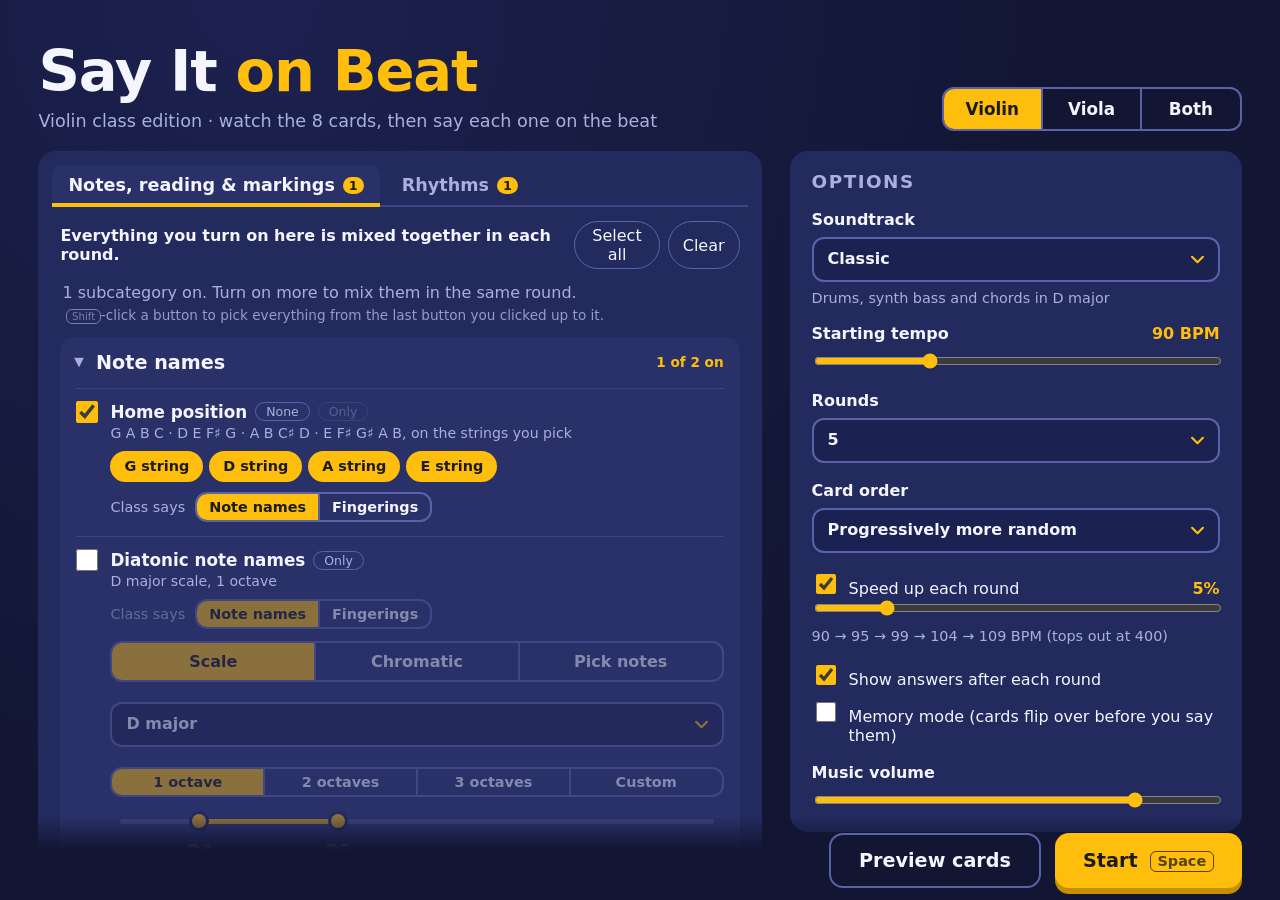
<file: index.html>
<!doctype html>
<html lang="en">
<head>
  <meta charset="utf-8">
  <meta name="viewport" content="width=device-width, initial-scale=1, viewport-fit=cover">
  <meta name="apple-mobile-web-app-capable" content="yes">
  <title>Say It on Beat — Violin &amp; Viola</title>
  <link rel="stylesheet" href="css/music-font.css">
  <link rel="stylesheet" href="css/styles.css">
</head>
<body>

  <!-- ===================== Setup ===================== -->
  <main id="setup" class="screen">
   <div class="setup-inner">
    <header class="setup-head">
      <div>
        <h1>Say It <span>on Beat</span></h1>
        <p><span id="editionLabel">Violin class edition</span> · watch the 8 cards, then say each one on the beat</p>
      </div>
      <div class="instrument">
        <div class="seg" id="instrumentSwitch" role="group" aria-label="Instrument">
          <button type="button" data-inst="violin">Violin</button>
          <button type="button" data-inst="viola">Viola</button>
          <button type="button" data-inst="both">Both</button>
        </div>
        <div class="clef-mode" id="clefModeWrap">
          <span>Clef for notes</span>
          <div class="seg small" id="clefMode" role="group" aria-label="Clef for cards with notes">
            <button type="button" data-clef="alternate" title="Treble and alto clef on alternate cards">Alternate</button>
            <button type="button" data-clef="treble">Treble</button>
            <button type="button" data-clef="alto">Alto</button>
          </div>
        </div>
      </div>
    </header>

    <section class="panel">
      <div class="tab-bar" id="tabBar" role="tablist" aria-label="What to practice"></div>
      <div class="panel-head">
        <p id="tabDesc" class="tab-desc"></p>
        <div class="mini-buttons">
          <button type="button" id="selectAll">Select all</button>
          <button type="button" id="selectNone">Clear</button>
        </div>
      </div>
      <p id="categoryHint" class="hint"></p>
      <p class="hint range-tip kbd-only"><kbd>Shift</kbd>-click a button to pick everything from the last button you clicked up to it.</p>
      <div id="categoryList" class="category-list"></div>
    </section>

    <section class="panel options">
      <h2>Options</h2>

      <!-- Moved into their subcategories by game.js -->
      <div class="sub-options" id="pitchOption">
        <div class="seg" id="pitchMode" role="group" aria-label="How to choose the notes">
          <button type="button" data-mode="scale">Scale</button>
          <button type="button" data-mode="chromatic">Chromatic</button>
          <button type="button" data-mode="pick">Pick notes</button>
        </div>

        <div class="sub" id="scaleSub">
          <select id="scalePick" aria-label="Scale"></select>
        </div>

        <div class="sub" id="pickSub">
          <div class="pc-grid" id="pcChips"></div>
        </div>

        <div class="sub" id="rangeSub">
          <div class="seg small" id="rangePresets" role="group" aria-label="Range">
            <button type="button" data-preset="1">1 octave</button>
            <button type="button" data-preset="2">2 octaves</button>
            <button type="button" data-preset="3">3 octaves</button>
            <button type="button" data-preset="custom">Custom</button>
          </div>
          <div class="dual" id="rangeDual">
            <div class="dual-track"><div class="dual-fill" id="rangeFill"></div></div>
            <input type="range" id="rangeLowSlider" aria-label="Lowest note" step="1">
            <input type="range" id="rangeHighSlider" aria-label="Highest note" step="1">
          </div>
          <div class="dual-labels"><span id="rangeLowOut"></span><span id="rangeHighOut"></span></div>
        </div>

        <p class="sub-hint" id="pitchHint"></p>
      </div>

      <div class="sub-options" id="rhythmOption">
        <label class="toggle"><input type="checkbox" id="clap"><span>Clap the rhythm during &ldquo;Say it!&rdquo;</span></label>
        <div class="option clap-volume">
          <label for="clapVolume">Clap volume <output id="clapVolumeOut">100%</output></label>
          <input type="range" id="clapVolume" min="0.1" max="1" step="0.05" value="1">
        </div>
      </div>

      <div class="option">
        <label for="soundtrack">Soundtrack</label>
        <select id="soundtrack"></select>
        <p class="sub-hint" id="soundtrackHint"></p>
      </div>

      <div class="option">
        <label for="tempo">Starting tempo <output id="tempoOut">90 BPM</output></label>
        <input type="range" id="tempo" min="40" max="220" step="2" value="90">
      </div>

      <div class="option">
        <label for="rounds">Rounds</label>
        <select id="rounds">
          <option value="3">3</option>
          <option value="5">5</option>
          <option value="8">8</option>
          <option value="0">Keep going</option>
        </select>
      </div>

      <div class="option">
        <label for="cardOrder">Card order</label>
        <select id="cardOrder">
          <option value="patterns">Progressively more random</option>
          <option value="random">Random every round</option>
        </select>
      </div>

      <div class="option" id="speedOption">
        <label class="toggle speed-toggle"><input type="checkbox" id="speedUp"><span>Speed up each round</span><output id="speedOut">5%</output></label>
        <input type="range" id="speedPct" min="1" max="25" step="1" value="5" aria-label="Speed up each round by this percent">
        <p class="sub-hint" id="speedHint"></p>
      </div>

      <div class="option toggles">
        <label class="toggle"><input type="checkbox" id="showAnswers"><span>Show answers after each round</span></label>
        <label class="toggle"><input type="checkbox" id="memory"><span>Memory mode (cards flip over before you say them)</span></label>
      </div>

      <div class="option">
        <label for="volume">Music volume</label>
        <input type="range" id="volume" min="0" max="1" step="0.05" value="0.8">
      </div>
    </section>

    <footer class="setup-foot">
      <button type="button" class="secondary" id="previewBtn">Preview cards</button>
      <button type="button" class="primary" id="startBtn">Start <kbd>Space</kbd></button>
    </footer>
   </div>
  </main>

  <!-- ===================== Game ===================== -->
  <main id="game" class="screen hidden" aria-live="polite">
    <div class="topbar">
      <div class="round" id="roundLabel">Round 1</div>
      <div class="phase" id="phaseLabel">Get ready</div>
      <div class="beat-info">
        <div class="beat-dots" id="beatDots"></div>
        <div class="bpm-wrap">
          <div class="bpm" id="bpmLabel">90 BPM</div>
          <div class="track-name" id="trackLabel"></div>
        </div>
      </div>
    </div>

    <div id="grid" class="grid"></div>

    <div id="countOverlay" class="overlay count hidden"></div>
    <div id="pauseOverlay" class="overlay pause hidden">
      <div>
        <div class="big">Paused</div>
        <div class="small"><span class="kbd-only">Press <kbd>Space</kbd> or the play button to keep going</span><span class="touch-only">Tap the play button to keep going</span></div>
      </div>
    </div>
    <div id="doneOverlay" class="overlay done hidden">
      <div>
        <div class="big">Great job!</div>
        <div class="small">
          <button type="button" class="primary" id="againBtn">Play again</button>
          <button type="button" class="secondary" id="backBtn">Change categories</button>
        </div>
      </div>
    </div>

    <nav class="controls" id="controls" aria-label="Game controls">
      <button type="button" id="pauseBtn" title="Pause / play (Space)"><span class="icon" id="pauseIcon">❚❚</span><span class="lbl">Pause</span></button>
      <button type="button" id="restartBtn" title="Restart this round (R)"><span class="icon">↺</span><span class="lbl">Restart round</span></button>
      <button type="button" id="nextBtn" title="Next round (N)"><span class="icon">⏭</span><span class="lbl">Next round</span></button>
      <button type="button" id="answersBtn" title="Show or hide answers (A)"><span class="icon">👁</span><span class="lbl">Answers</span></button>
      <button type="button" id="fullscreenBtn" title="Full screen (F)"><span class="icon">⛶</span><span class="lbl">Full screen</span></button>
      <button type="button" id="quitBtn" title="End game (Q)"><span class="icon">✕</span><span class="lbl">End</span></button>
    </nav>
  </main>

  <!-- ===================== Card preview ===================== -->
  <div id="preview" class="preview hidden" role="dialog" aria-modal="true" aria-labelledby="previewTitle">
    <div class="preview-inner">
      <div class="preview-head">
        <h2 id="previewTitle">Card preview</h2>
        <button type="button" class="secondary" id="previewClose">Close</button>
      </div>
      <div id="previewBody"></div>
    </div>
  </div>

  <script src="js/notation.js"></script>
  <script src="js/theory.js"></script>
  <script src="js/content.js"></script>
  <script src="js/soundtracks.js"></script>
  <script src="js/audio.js"></script>
  <script src="js/picks.js"></script>
  <script src="js/game.js"></script>
</body>
</html>
</file>
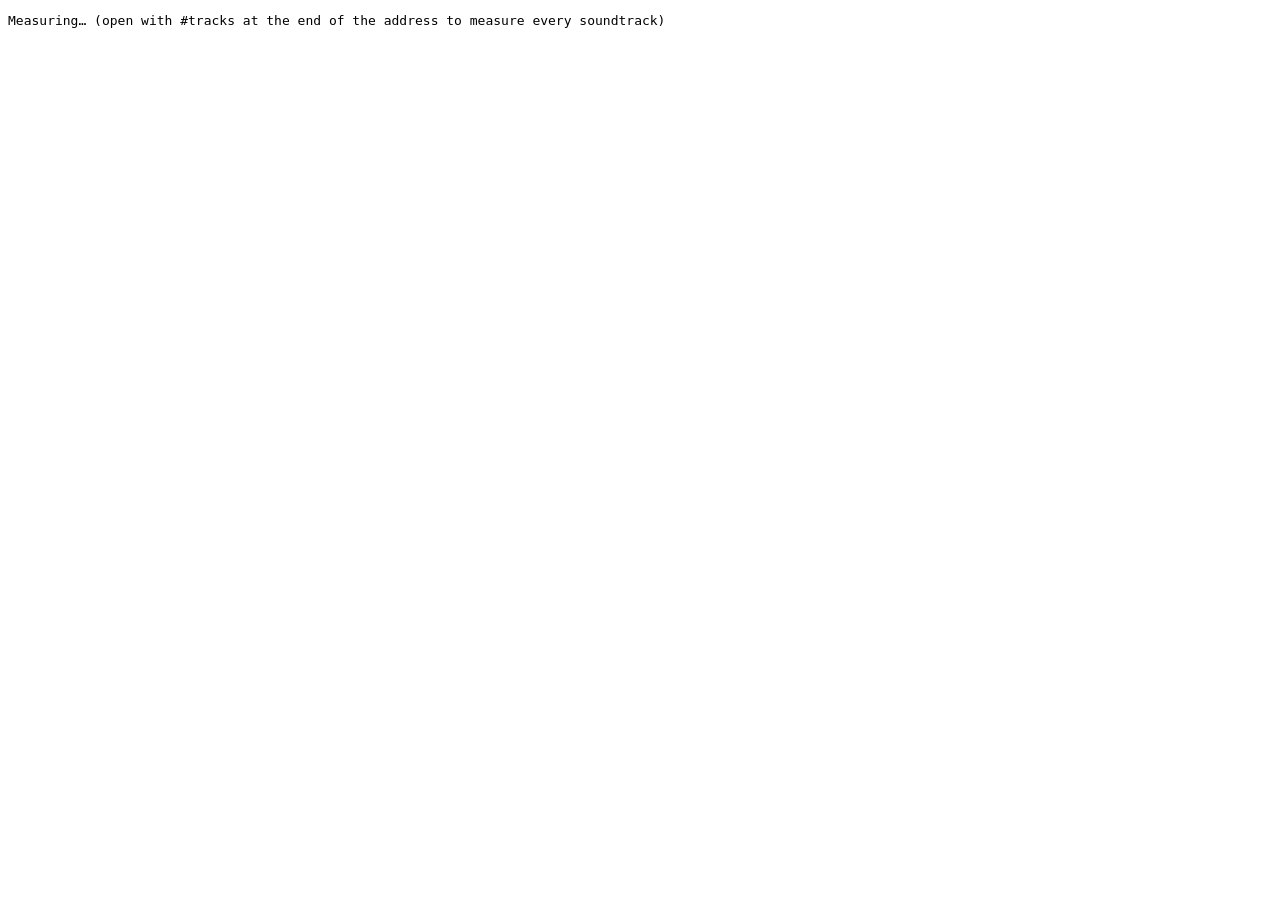
<file: tools/measure_audio.html>
<!doctype html>
<meta charset="utf-8">
<title>Say It on Beat: measure audio levels</title>
<!--
  Renders the app's sounds offline through the same compressor and 0.99 ceiling as the game
  (BeatEngine.init) and prints their peaks. Open this file in a browser.
  Used to set CLAP_GAIN_FULL in js/audio.js so a clap at 100% peaks at 0.99.
-->
<pre id="out">Measuring… (open with #tracks at the end of the address to measure every soundtrack)</pre>
<script src="../js/soundtracks.js"></script>
<script src="../js/audio.js"></script>
<script>
  'use strict';
  const RATE = 44100;
  // Peak of `n` claps (each with its own random noise) at a clap gain, with the music silent or playing.
  async function measure(opts) {
    const dur = 0.6 * opts.n + 1;
    const ctx = new OfflineAudioContext(1, Math.ceil(RATE * dur), RATE);
    const e = new BeatEngine();
    e.volume = opts.music == null ? 0.8 : opts.music;
    e.init(ctx);
    e.clapMaster.gain.value = opts.gain;
    for (let i = 0; i < opts.n; i++) {
      const t = 0.2 + i * 0.6;
      if (opts.claps !== false) e.clap(t);
      if (opts.groove) e.playBeat({ t: t, spb: 0.6, sub: 2, barPos: i % 4, meter: 4, bar: Math.floor(i / 4), phase: 'say', duck: opts.claps !== false });
    }
    const buf = await ctx.startRendering();
    const d = buf.getChannelData(0);
    let peak = 0;
    for (let i = 0; i < d.length; i++) peak = Math.max(peak, Math.abs(d[i]));
    return peak;
  }
  const SHAPES = { '4/4': [4, 2], '3/4': [3, 2], '6/8': [2, 3] };
  // A short game with one soundtrack: count-in, reveal with bells and a fill, say (with a crash), answers, end.
  // Returns the peak of everything and the peak and RMS of the "say" bars.
  async function measureTrack(id, shape, opts) {
    opts = opts || {};
    const [meter, sub] = SHAPES[shape || '4/4'];
    const spb = 60 / (opts.bpm || 100);
    const phases = [].concat(Array(meter).fill('count'), Array(meter * 2).fill('reveal'), Array(meter * 4).fill('say'),
      Array(meter * 2).fill('review'), ['end']);
    const dur = phases.length * spb + 4;
    const ctx = new OfflineAudioContext(1, Math.ceil(RATE * dur), RATE);
    const e = new BeatEngine();
    e.volume = opts.music == null ? 0.8 : opts.music;
    e.track = Soundtracks.byId(id);
    e.init(ctx);
    const sayFrom = (meter * 3) * spb + 0.2, sayTo = sayFrom + meter * 4 * spb;
    phases.forEach((phase, i) => {
      const barPos = i % meter;
      e.playBeat({ t: 0.2 + i * spb, spb: spb, sub: sub, barPos: barPos, meter: meter, even: true, bar: Math.floor(i / meter),
        phase: phase, bell: phase === 'reveal' ? i - meter : null, fill: i === meter * 3 - 1, crash: i === meter * 3 });
    });
    const buf = await ctx.startRendering();
    const d = buf.getChannelData(0);
    const w = weighted(d);
    let peak = 0, sayPeak = 0, sum = 0, wsum = 0, n = 0;
    const a = Math.floor(sayFrom * RATE), b = Math.floor(sayTo * RATE);
    for (let i = 0; i < d.length; i++) {
      const x = Math.abs(d[i]);
      if (x > peak) peak = x;
      if (i >= a && i < b) { sum += x * x; wsum += w[i] * w[i]; n++; if (x > sayPeak) sayPeak = x; }
    }
    return { peak: peak, sayPeak: sayPeak, rms: Math.sqrt(sum / n), loud: Math.sqrt(wsum / n) };
  }
  // Roughly how loud it sounds (like the K-weighting in loudness meters): less bass, a little more treble.
  function biquad(x, c) {
    const y = new Float32Array(x.length);
    let x1 = 0, x2 = 0, y1 = 0, y2 = 0;
    for (let i = 0; i < x.length; i++) {
      const v = (c.b0 * x[i] + c.b1 * x1 + c.b2 * x2 - c.a1 * y1 - c.a2 * y2) / c.a0;
      x2 = x1; x1 = x[i]; y2 = y1; y1 = v; y[i] = v;
    }
    return y;
  }
  function weighted(x) {
    const hpW = 2 * Math.PI * 100 / RATE, hpA = Math.sin(hpW) / (2 * 0.5), hc = Math.cos(hpW);
    const hp = { b0: (1 + hc) / 2, b1: -(1 + hc), b2: (1 + hc) / 2, a0: 1 + hpA, a1: -2 * hc, a2: 1 - hpA };
    const A = Math.pow(10, 4 / 40), sw = 2 * Math.PI * 1500 / RATE, sc = Math.cos(sw), sa = Math.sin(sw) / 2 * Math.SQRT2;
    const sh = { b0: A * ((A + 1) + (A - 1) * sc + 2 * Math.sqrt(A) * sa), b1: -2 * A * ((A - 1) + (A + 1) * sc),
      b2: A * ((A + 1) + (A - 1) * sc - 2 * Math.sqrt(A) * sa), a0: (A + 1) - (A - 1) * sc + 2 * Math.sqrt(A) * sa,
      a1: 2 * ((A - 1) - (A + 1) * sc), a2: (A + 1) - (A - 1) * sc - 2 * Math.sqrt(A) * sa };
    return biquad(biquad(x, hp), sh);
  }
  window.measureTrack = measureTrack;

  async function soundtrackLines() {
    const out = [];
    for (const tr of Soundtracks.LIST) {
      const parts = [];
      for (const shape of Object.keys(SHAPES)) {
        const m = await measureTrack(tr.id, shape);
        parts.push(shape + ' peak ' + m.peak.toFixed(3) + ' loudness ' + m.loud.toFixed(3));
      }
      const loud = await measureTrack(tr.id, '4/4', { music: 1, bpm: 180 });
      out.push(tr.name.padEnd(12) + parts.join(' · ') + ' · volume 100% at 180 BPM peak ' + loud.peak.toFixed(3));
    }
    return out;
  }
  window.soundtrackLines = soundtrackLines;

  (async () => {
    if (location.hash === '#tracks') {
      window.RESULT = await soundtrackLines();
      document.getElementById('out').textContent = window.RESULT.join('\n');
      return;
    }
    const lines = [];
    const full = BeatEngine.CLAP_GAIN_FULL;
    // Find the clap gain where 40 claps on their own peak at 0.99 (before the ceiling).
    let lo = 0.05, hi = 20;
    for (let k = 0; k < 24; k++) {
      const mid = Math.sqrt(lo * hi);
      const p = await measure({ gain: mid, n: 40 });
      if (p < 0.989) lo = mid; else hi = mid;
    }
    lines.push('Clap gain for a 0.99 peak: ' + lo.toFixed(3) + ' (CLAP_GAIN_FULL in js/audio.js is ' + full + ')');
    for (const v of [0.1, 0.25, 0.5, 0.8, 1]) {
      const p = await measure({ gain: full * v, n: 40 });
      lines.push('Clap at ' + Math.round(v * 100) + '%: peak ' + p.toFixed(4));
    }
    lines.push('Groove alone (music volume 0.8): peak ' + (await measure({ gain: full, n: 16, groove: true, claps: false })).toFixed(4));
    lines.push('Groove (music 1.0) + claps at 100%: peak ' + (await measure({ gain: full, n: 16, groove: true, music: 1 })).toFixed(4));
    document.getElementById('out').textContent = lines.join('\n');
    window.RESULT = lines;
  })();
</script>
</file>
<file: css/music-font.css>
/*
 * Generated by tools/build_font.py. Do not edit.
 * SayItOnBeat Music: the symbols this app uses, taken from the Leland music font
 * (Version 0.80), copyright MuseScore BVBA, with Reserved Font Name "Leland".
 * Licensed under the SIL Open Font License 1.1; see fonts/OFL.txt.
 */
@font-face {
  font-family: 'SayItOnBeat Music';
  src: url([data-uri]) format('woff');
  font-display: block;
}
</file>
<file: css/styles.css>
:root {
  --bg: #121633;
  --bg2: #1c2150;
  --panel: #232a5e;
  --ink: #f4f5ff;
  --muted: #aab0dd;
  --card: #ffffff;
  --accent: #ffbe0b;
  --watch: #3ddbd9;
  --say: #ff5d8f;
  --ok: #8ce99a;
  --radius: 18px;
  font-family: system-ui, -apple-system, "Segoe UI", Roboto, Helvetica, Arial, sans-serif;
}

* { box-sizing: border-box; }
html, body { height: 100%; margin: 0; }
body {
  background: radial-gradient(circle at 20% 0%, var(--bg2), var(--bg) 60%);
  color: var(--ink);
  overflow: hidden;
}
button, select, input { font: inherit; }
button { cursor: pointer; }
kbd {
  font-family: inherit; font-size: 0.75em; padding: 0.1em 0.45em; border-radius: 6px;
  border: 1px solid currentColor; opacity: 0.75; margin-left: 0.4em;
}
.hidden { display: none !important; }

/* ---------------- Setup ---------------- */

/* #setup is the scroll area; .setup-inner grows with its content, so the sticky
   footer (and the sticky options panel) can stay in view while the list scrolls. */
#setup { height: 100%; overflow-y: auto; }
.setup-inner {
  min-height: 100%;
  padding: clamp(16px, 3vw, 40px) clamp(16px, 3vw, 40px) 0;
  display: grid;
  grid-template-columns: minmax(0, 1.6fr) minmax(280px, 1fr);
  grid-template-rows: auto 1fr auto;
  gap: 20px 28px;
  max-width: 1400px;
  margin: 0 auto;
}
.setup-head { grid-column: 1 / -1; display: flex; justify-content: space-between; align-items: flex-end; gap: 16px 28px; flex-wrap: wrap; }
.instrument { display: flex; flex-direction: column; gap: 8px; align-items: flex-end; }
.instrument .seg { min-width: 300px; }
.instrument .seg button { padding: 10px 16px; font-size: 1.05rem; }
.clef-mode { display: flex; align-items: center; gap: 10px; color: var(--muted); font-size: 0.9rem; }
.seg[aria-pressed], .seg button[aria-pressed="true"] { }
.seg.small { min-width: 0 !important; }
.seg.small button { padding: 5px 12px !important; font-size: 0.9rem !important; white-space: nowrap; }
.setup-head h1 { margin: 0; font-size: clamp(2rem, 4.5vw, 3.6rem); letter-spacing: -0.02em; }
.setup-head h1 span { color: var(--accent); }
.setup-head p { margin: 6px 0 0; color: var(--muted); font-size: 1.1rem; }

.panel {
  background: var(--panel);
  border-radius: var(--radius);
  padding: 20px 22px;
  align-self: start;
}
.panel h2 { margin: 0 0 14px; font-size: 1.15rem; text-transform: uppercase; letter-spacing: 0.08em; color: var(--muted); }
.panel-head { display: flex; justify-content: space-between; align-items: center; gap: 12px; }
.panel-head h2 { margin-bottom: 14px; }
.mini-buttons { display: flex; gap: 8px; margin-bottom: 14px; }
.mini-buttons button {
  background: transparent; color: var(--ink); border: 1px solid #5a63a8; border-radius: 999px; padding: 4px 14px;
}
.mini-buttons button:hover { border-color: var(--accent); color: var(--accent); }

.category-list { display: grid; grid-template-columns: repeat(auto-fill, minmax(220px, 1fr)); gap: 10px; }
.cat {
  display: flex; gap: 12px; align-items: flex-start; text-align: left;
  background: #2c3470; color: var(--ink);
  border: 2px solid transparent; border-radius: 14px; padding: 12px 14px;
  transition: border-color 0.15s, background 0.15s, transform 0.1s;
}
.cat:hover { border-color: #6b74c4; }
.cat:active { transform: scale(0.98); }
.cat .box {
  flex: none; width: 24px; height: 24px; border-radius: 7px; border: 2px solid #8890d6;
  display: grid; place-items: center; font-size: 16px; font-weight: 800; color: transparent; margin-top: 1px;
}
.cat[aria-pressed="true"] { border-color: var(--accent); background: #3a3f78; }
.cat[aria-pressed="true"] .box { background: var(--accent); border-color: var(--accent); color: #1b1b1b; }
.cat .name { font-weight: 700; font-size: 1.05rem; display: block; }
.cat .desc { color: var(--muted); font-size: 0.88rem; display: block; margin-top: 2px; }
.hint { color: var(--muted); margin: 0 2px 14px; min-height: 1.2em; }
#categoryHint:has(+ .range-tip) { margin-bottom: 4px; }
.range-tip { font-size: 0.85em; opacity: 0.85; }

/* Categories → subcategories → chips */
.category-list { display: flex; flex-direction: column; gap: 12px; }
.catgroup { background: #2a3168; border-radius: 14px; padding: 0 16px; }
.catgroup > summary {
  list-style: none; cursor: pointer; display: flex; align-items: center; gap: 10px;
  padding: 14px 0; font-size: 1.2rem; font-weight: 800;
}
.catgroup > summary::-webkit-details-marker { display: none; }
.catgroup > summary::before { content: "\25B8"; color: var(--muted); transition: transform 0.15s; }
.catgroup[open] > summary::before { transform: rotate(90deg); }
.cat-count { margin-left: auto; font-size: 0.85rem; font-weight: 700; color: var(--muted); }
.cat-count.on { color: var(--accent); }
.subcat { border-top: 1px solid #3d4585; padding: 12px 0 14px; }
.subhead { display: flex; flex-wrap: wrap; column-gap: 8px; align-items: center; }
.subhead label { display: flex; gap: 12px; align-items: center; cursor: pointer; }
.subhead input { width: 22px; height: 22px; margin: 0; flex: none; accent-color: var(--accent); cursor: pointer; }
.sub-name { font-weight: 800; font-size: 1.05rem; }
.sub-all { font-size: 0.78rem; color: var(--muted); background: transparent; border: 1px solid #5a63a8; border-radius: 999px; padding: 1px 10px; }
.sub-all:hover:not(:disabled) { border-color: var(--accent); color: var(--accent); }
.sub-all:disabled { opacity: 0.35; cursor: default; }
.sub-desc { flex-basis: 100%; color: var(--muted); font-size: 0.88rem; margin: 2px 0 0 34px; }
.chip-group { flex-basis: 100%; font-size: 0.75rem; font-weight: 800; letter-spacing: 0.08em; text-transform: uppercase; color: var(--muted); margin: 6px 0 0; }
.chip-group:first-child { margin-top: 0; }
.ichip:disabled { opacity: 0.3; cursor: not-allowed; border-style: dashed; }

/* Tabs: rhythms are practiced on their own */
.tab-bar { display: flex; gap: 6px; margin: -6px -8px 14px; border-bottom: 2px solid #3d4585; }
.tab {
  display: flex; align-items: center; gap: 8px;
  background: transparent; color: var(--muted); border: none; border-bottom: 4px solid transparent;
  padding: 10px 16px 8px; margin-bottom: -2px; font-size: 1.1rem; font-weight: 800; border-radius: 10px 10px 0 0;
}
.tab:hover { color: var(--ink); }
.tab[aria-selected="true"] { color: var(--ink); border-bottom-color: var(--accent); background: #2a3168; }
.tab-count { font-size: 0.8rem; min-width: 1.6em; padding: 1px 6px; border-radius: 999px; background: #3a4280; color: var(--ink); }
.tab-count:empty { display: none; }
.tab-count.on { background: var(--accent); color: #1b1b1b; }
.tab-desc { margin: 0 0 14px; color: var(--ink); font-weight: 600; }
.ichips { display: flex; flex-wrap: wrap; gap: 6px; margin: 10px 0 0 34px; align-items: center; }
.ichip {
  background: transparent; color: var(--ink); border: 2px solid #4d5596; border-radius: 999px;
  padding: 5px 12px; font-size: 0.9rem; font-weight: 600; line-height: 1.2;
}
.ichip:hover { border-color: #8890d6; }
.ichip[aria-pressed="true"] { background: var(--accent); border-color: var(--accent); color: #1b1b1b; }
.ichip.art { padding: 3px 10px; display: inline-flex; align-items: center; }
.ichip .chip-art { height: 26px; width: auto; display: block; fill: currentColor; }
.ichip .chip-art g { fill: currentColor; }
.ichip .chip-art path, .ichip .chip-art line { stroke: currentColor; }
.ichip.ts-chip { border-radius: 12px; padding: 4px 8px; min-width: 52px; justify-content: center; }
.ichip.ts-chip .chip-art { height: 46px; }
.ichip.sym-chip { border-radius: 12px; padding: 2px 6px; min-width: 44px; justify-content: center; min-height: 48px; }
.ichip.sym-chip .card-art { height: 54px; }
.ichip.sym-chip .card-art.fit { height: 38px; max-width: 76px; }
.ichip.sym-chip .card-art line { stroke-width: 1.6px; }
.ichip .chip-art :not(g)[stroke] { stroke: currentColor; }
.ichip .mark-text { font-family: 'Times New Roman', Times, Georgia, serif; font-style: italic; font-weight: bold; font-size: 1.1rem; padding: 0 4px; }
.ichip .mark-text.upright { font-style: normal; }
.ichip.deg-chip { min-width: 46px; font-size: 1.15rem; padding: 3px 10px 6px; justify-content: center; line-height: 1; }
.ichip.iv-chip { min-width: 46px; }
.ichip.value-chip { border-radius: 12px; padding: 4px 10px; min-width: 44px; justify-content: center; }
.ichip.value-chip .chip-art { height: 40px; }
.subcat[data-sub="rhythmvalues"] .ichips { margin-left: 0; }
.subcat[data-sub="rhythmvalues"] .sub-desc { margin-left: 0; }
.sub-extra { margin: 0 0 0 34px; }
.optrow { display: flex; align-items: center; gap: 10px; margin-top: 10px; color: var(--muted); font-size: 0.9rem; }
.optseg { display: inline-flex; }
.keypick { display: flex; flex-wrap: wrap; gap: 5px; margin-top: 10px; align-items: center; }
.keychip {
  background: transparent; color: var(--ink); border: 2px solid #4d5596; border-radius: 8px;
  min-width: 40px; padding: 3px 6px; font-size: 0.88rem; font-weight: 700;
}
.keychip:hover { border-color: #8890d6; }
.keychip[aria-pressed="true"] { background: var(--watch); border-color: var(--watch); color: #0d2b33; }
.subcat:not(.on) .optrow, .subcat:not(.on) .keypick { opacity: 0.45; }
.sub-extra:empty { display: none; }
.sub-options { display: flex; flex-direction: column; gap: 10px; margin-top: 12px; }
.subcat:not(.on) .sub-options { opacity: 0.45; }
.options > .sub-options { display: none; }

/* A scale degree: the number with a circumflex accent over it, like â. */
.deg { position: relative; display: inline-block; padding-top: 0.34em; line-height: 1; }
.deg::before {
  /* A drawn hat (two strokes meeting at a point), so it sits centered and close over any digit. */
  content: ""; position: absolute; left: 50%; top: 0.2em; width: 0.3em; height: 0.3em;
  border-top: 0.085em solid currentColor; border-left: 0.085em solid currentColor;
  transform: translateX(-50%) rotate(45deg); transform-origin: center; box-sizing: border-box;
}

.options { display: flex; flex-direction: column; gap: 18px; }
.options h2 { margin-bottom: 0; }
.option label { display: flex; justify-content: space-between; align-items: baseline; font-weight: 600; margin-bottom: 8px; }
.option label small { color: var(--muted); font-weight: 400; margin-left: 6px; margin-right: auto; }
.option output { color: var(--accent); font-variant-numeric: tabular-nums; }
select {
  -webkit-appearance: none; appearance: none;
  width: 100%; padding: 10px 40px 10px 14px;
  border-radius: 12px; border: 2px solid #5a63a8;
  background-color: #1b2150; color: var(--ink); font-weight: 600; line-height: 1.3;
  background-image: url("data:image/svg+xml,%3Csvg xmlns='http://www.w3.org/2000/svg' viewBox='0 0 12 8'%3E%3Cpath d='M1 1.5l5 5 5-5' fill='none' stroke='%23ffbe0b' stroke-width='2' stroke-linecap='round' stroke-linejoin='round'/%3E%3C/svg%3E");
  background-repeat: no-repeat; background-position: right 14px center; background-size: 13px 9px;
  cursor: pointer; transition: border-color 0.15s, box-shadow 0.15s;
  text-overflow: ellipsis;
}
select:hover { border-color: #8890d6; }
select:focus-visible { outline: none; border-color: var(--accent); box-shadow: 0 0 0 3px rgba(255, 190, 11, 0.3); }
select option, select optgroup { background-color: #1b2150; color: var(--ink); }
select optgroup { color: var(--accent); font-style: normal; font-weight: 700; }
select option { font-weight: 500; }
.speed-toggle { margin-bottom: 10px !important; }
.speed-toggle output { margin-left: auto; color: var(--accent); font-weight: 700; font-variant-numeric: tabular-nums; }
#speedOption.off input[type="range"], #speedOption.off .speed-toggle output { opacity: 0.35; }
.option input[type="range"] { width: 100%; accent-color: var(--accent); }
.clap-volume label { display: flex; justify-content: space-between; font-weight: 600; margin-bottom: 4px; }
.clap-volume output { color: var(--accent); }
.chips { display: flex; gap: 8px; }
.chip {
  flex: 1; padding: 10px 0; border-radius: 10px; border: 2px solid #5a63a8; background: transparent;
  color: var(--ink); font-weight: 800; font-size: 1.1rem;
}
.chip[aria-pressed="true"] { background: var(--accent); border-color: var(--accent); color: #1b1b1b; }
.seg { display: flex; border: 2px solid #5a63a8; border-radius: 12px; overflow: hidden; }
.seg button {
  flex: 1; padding: 9px 4px; background: transparent; color: var(--ink); border: none; font-weight: 700;
}
.seg button + button { border-left: 2px solid #5a63a8; }
.seg button[aria-pressed="true"] { background: var(--accent); color: #1b1b1b; }
.sub { display: flex; flex-direction: column; gap: 10px; margin-top: 10px; }
/* Two-ended range slider: two range inputs on one track; only their thumbs take clicks. */
.dual { position: relative; height: 28px; }
.dual-track { position: absolute; left: 10px; right: 10px; top: 12px; height: 5px; border-radius: 3px; background: #4d5596; }
.dual-fill { position: absolute; top: 0; bottom: 0; background: var(--accent); border-radius: 3px; }
.dual input[type="range"] {
  position: absolute; left: 0; top: 0; width: 100%; height: 28px; margin: 0;
  -webkit-appearance: none; appearance: none; background: transparent; pointer-events: none;
}
.dual input[type="range"]::-webkit-slider-runnable-track { background: transparent; height: 28px; }
.dual input[type="range"]::-moz-range-track { background: transparent; }
.dual input[type="range"]::-webkit-slider-thumb {
  -webkit-appearance: none; appearance: none; pointer-events: auto; cursor: grab;
  width: 20px; height: 20px; margin-top: 4px; border-radius: 50%; background: var(--accent); border: 3px solid #1b2150;
}
.dual input[type="range"]::-moz-range-thumb {
  pointer-events: auto; cursor: grab; width: 16px; height: 16px; border-radius: 50%; background: var(--accent); border: 3px solid #1b2150;
}
.dual-labels { position: relative; height: 1.3em; color: var(--accent); font-weight: 700; font-variant-numeric: tabular-nums; margin-top: -4px; }
.dual-labels span { position: absolute; transform: translateX(-50%); white-space: nowrap; }
.row2 { display: grid; grid-template-columns: 1fr 1fr; gap: 8px; }
.field { display: flex; align-items: center; gap: 8px; color: var(--muted); }
.field select { flex: 1; }
.chips .chip[data-oct] { font-size: 1rem; }
.pc-grid { display: grid; grid-template-columns: repeat(7, minmax(0, 1fr)); gap: 6px; }
.pc-grid .chip { font-size: 1rem; padding: 7px 0; }
.sub-hint { color: var(--muted); margin: 8px 0 0; font-size: 0.9rem; }
.toggles { display: flex; flex-direction: column; gap: 10px; }
.toggle { display: flex !important; gap: 10px; align-items: center; justify-content: flex-start !important; font-weight: 500 !important; margin: 0 !important; cursor: pointer; }
.toggle input { width: 20px; height: 20px; accent-color: var(--accent); flex: none; }

.setup-foot {
  grid-column: 1 / -1; display: flex; justify-content: flex-end; gap: 14px;
  position: sticky; bottom: 0; z-index: 5; padding: 16px 0 12px;
  background: linear-gradient(to bottom, rgba(18, 22, 51, 0), var(--bg) 40%);
}
.options { position: sticky; top: 16px; }
.primary, .secondary {
  border-radius: 14px; padding: 14px 28px; font-size: 1.2rem; font-weight: 800; border: none;
}
.primary { background: var(--accent); color: #1b1b1b; box-shadow: 0 6px 0 #c48f00; }
.primary:active { transform: translateY(3px); box-shadow: 0 3px 0 #c48f00; }
.primary:disabled { opacity: 0.45; cursor: not-allowed; }
.secondary { background: transparent; color: var(--ink); border: 2px solid #5a63a8; }
.secondary:hover { border-color: var(--ink); }

@media (max-width: 860px) {
  .setup-inner { grid-template-columns: minmax(0, 1fr); }
  .options { position: static; }
}

/* Keyboard shortcuts show only when a keyboard is likely connected (a mouse or trackpad, or a key
   has been pressed); game.js sets body.has-keyboard. */
body:not(.has-keyboard) kbd, body:not(.has-keyboard) .kbd-only { display: none; }
body.has-keyboard .touch-only { display: none; }

/* ---------------- Phones and small tablets ---------------- */

/* Keep clear of the iPhone notch and home bar. */
.setup-inner { padding-left: max(clamp(16px, 3vw, 40px), env(safe-area-inset-left)); padding-right: max(clamp(16px, 3vw, 40px), env(safe-area-inset-right)); }
.setup-foot { padding-bottom: max(12px, env(safe-area-inset-bottom)); }

@media (max-width: 600px) {
  .setup-inner { padding-top: max(12px, env(safe-area-inset-top)); gap: 14px; }
  .setup-head { align-items: stretch; }
  .setup-head h1 { font-size: 2rem; }
  .setup-head p { font-size: 0.95rem; }
  .instrument { align-items: stretch; width: 100%; }
  .instrument .seg { min-width: 0; }
  .instrument .seg button { padding: 8px 6px; }
  .clef-mode { justify-content: space-between; }
  .panel { padding: 14px 12px; }
  .tab-bar { margin: -4px -4px 12px; gap: 2px; }
  .tab { flex: 1 1 0; min-width: 0; padding: 8px 8px 6px; font-size: 0.95rem; line-height: 1.2; text-align: left; justify-content: space-between; }
  .panel-head { flex-wrap: wrap; }
  .tab-desc { margin-bottom: 8px; font-size: 0.92rem; }
  .mini-buttons { margin-bottom: 8px; }
  .catgroup { padding: 0 10px; }
  .catgroup > summary { font-size: 1.1rem; }
  /* Use the full width instead of indenting under the checkbox. */
  .ichips, .sub-extra { margin-left: 0; }
  .sub-desc { margin-left: 0; }
  .optrow { flex-wrap: wrap; row-gap: 6px; }
  .seg.small button { padding: 5px 8px !important; }
  .pc-grid .chip { font-size: 0.9rem; }
  .setup-foot { gap: 10px; }
  .setup-foot button { flex: 1; padding: 12px 10px; font-size: 1.05rem; }
}

/* ---------------- Game ---------------- */

#game {
  position: fixed; inset: 0;
  display: flex; flex-direction: column;
  padding: 1.6vmin 2.4vmin 2vmin;
  gap: 1.6vmin;
}
.topbar {
  display: grid; grid-template-columns: 1fr auto 1fr; align-items: center;
  font-weight: 800; font-size: clamp(1rem, 3.2vmin, 2.4rem);
}
.round { color: var(--muted); }
.round .level { display: block; font-size: 0.55em; font-weight: 600; opacity: 0.8; }
.phase {
  padding: 0.25em 1em; border-radius: 999px; background: #2c3470; min-width: 7em; text-align: center;
  transition: background 0.2s, color 0.2s;
}
.phase.watch { background: var(--watch); color: #0d2b33; }
.phase.say { background: var(--say); color: #fff; }
.phase.answers { background: var(--ok); color: #17331b; }
.beat-info { display: flex; justify-content: flex-end; align-items: center; gap: 1em; }
.beat-dots { display: flex; gap: 0.35em; }
.beat-dots i {
  width: 0.7em; height: 0.7em; border-radius: 50%; background: #3a4280; display: block;
  transition: transform 0.08s, background 0.08s;
}
.beat-dots i.on { background: var(--accent); transform: scale(1.35); }
.beat-dots i.down.on { background: #fff; }
.beat-dots i.long { width: 1.05em; border-radius: 0.35em; }
.bpm { color: var(--muted); font-variant-numeric: tabular-nums; min-width: 4.5em; text-align: right; white-space: nowrap; }
.bpm-wrap { display: flex; flex-direction: column; align-items: flex-end; }
.track-name { font-size: 0.5em; font-weight: 600; color: var(--muted); opacity: 0.8; white-space: nowrap; }

.grid {
  flex: 1; min-height: 0;
  display: grid;
  grid-template-columns: repeat(4, minmax(0, 1fr));
  grid-template-rows: repeat(2, minmax(0, 1fr));
  gap: 2vmin;
}
.grid.wide {
  grid-template-columns: repeat(2, minmax(0, 1fr));
  grid-template-rows: repeat(4, minmax(0, 1fr));
  gap: 1.5vmin 2.4vmin;
}

.card {
  position: relative;
  background: rgba(255, 255, 255, 0.07);
  border: 3px dashed rgba(255, 255, 255, 0.18);
  border-radius: var(--radius);
  display: flex; flex-direction: column; align-items: stretch; justify-content: center;
  min-height: 0; overflow: hidden;
  transition: transform 0.12s ease-out, box-shadow 0.12s, border-color 0.12s, background 0.2s;
}
.card .num {
  position: absolute; top: 0.6vmin; left: 1vmin; z-index: 2;
  font-weight: 900; font-size: clamp(0.8rem, 2.4vmin, 1.8rem); color: rgba(255, 255, 255, 0.35);
}
.card .face {
  flex: 1; min-height: 0; display: flex; flex-direction: column; padding: 1vmin 1.4vmin;
  opacity: 0; transform: scale(0.6);
}
.card .art { flex: 1; min-height: 0; display: flex; }
.card .art svg { width: 100%; height: 100%; display: block; }
.card .answer {
  text-align: center; color: #222; line-height: 1.15;
  max-height: 0; overflow: hidden; transition: max-height 0.25s;
}
.card .answer b { display: block; font-size: clamp(0.9rem, 3vmin, 2.4rem); color: #b0123f; }
.card .answer > span { display: block; font-size: clamp(0.7rem, 1.7vmin, 1.2rem); color: #555; }
.grid.wide .card .answer b { font-size: clamp(0.9rem, 2.8vmin, 2.2rem); }
.grid.wide .card .answer > span { display: none; }

.card.revealed { background: var(--card); border: 3px solid var(--card); }
.card.revealed .num { color: #9aa0c8; }
.card.revealed .face { opacity: 1; transform: scale(1); transition: opacity 0.1s, transform 0.22s cubic-bezier(0.3, 1.6, 0.5, 1); }

.card.active {
  border-color: var(--accent);
  box-shadow: 0 0 0 0.7vmin var(--accent), 0 1vmin 4vmin rgba(255, 190, 11, 0.55);
  transform: scale(1.05);
  z-index: 3;
}
.grid.wide .card.active { transform: scale(1.02); }
.card.active .num { color: #b07f00; }
.card.done { opacity: 0.55; }

/* progress bar for measure-long rhythm cards */
.card .progress {
  position: absolute; left: 0; bottom: 0; height: 0.8vmin; width: 100%;
  background: var(--accent); transform-origin: left center; transform: scaleX(0); opacity: 0;
}
.grid.wide .card.active .progress { opacity: 1; animation: fill var(--dur, 1s) linear forwards; }
@keyframes fill { from { transform: scaleX(0); } to { transform: scaleX(1); } }

/* memory mode: revealed cards flip face down while the class says them */
.grid.memory .card.revealed { background: #3a4280; border-color: #59609e; }
.grid.memory .card.revealed .face { opacity: 0; }
.grid.memory .card.revealed::after {
  content: "?"; position: absolute; inset: 0; display: grid; place-items: center;
  font-size: 10vmin; font-weight: 900; color: rgba(255, 255, 255, 0.35);
}
.grid.memory .card.active { background: #4a52a0; }

.grid.answers .card .answer { max-height: 12vmin; }
.grid.answers.memory .card.revealed { background: var(--card); border-color: var(--card); }
.grid.answers.memory .card.revealed .face { opacity: 1; }
.grid.answers.memory .card.revealed::after { content: none; }

/* overlays */
.overlay {
  position: absolute; inset: 0; display: grid; place-items: center; text-align: center; z-index: 10;
}
.overlay.count { pointer-events: none; }
.overlay.count span {
  font-size: 34vmin; font-weight: 900; color: var(--accent);
  text-shadow: 0 1vmin 6vmin rgba(0, 0, 0, 0.6);
  animation: countPop 0.45s ease-out both;
}
@keyframes countPop { from { transform: scale(1.5); opacity: 0; } 30% { opacity: 1; } to { transform: scale(1); opacity: 0.9; } }
.overlay.pause, .overlay.done { background: rgba(10, 12, 35, 0.82); backdrop-filter: blur(4px); }
.overlay .big { font-size: 14vmin; font-weight: 900; }
.overlay.done .big { color: var(--accent); }
.overlay .small { font-size: clamp(1rem, 3vmin, 2rem); color: var(--muted); margin-top: 2vmin; display: flex; gap: 2vmin; justify-content: center; align-items: center; flex-wrap: wrap; }

.controls {
  position: absolute; left: 50%; bottom: 1.4vmin; transform: translateX(-50%);
  display: flex; gap: 6px; padding: 6px; border-radius: 16px;
  background: rgba(12, 15, 40, 0.88); box-shadow: 0 6px 30px rgba(0, 0, 0, 0.5); z-index: 20;
  transition: opacity 0.3s, transform 0.3s;
}
.controls button {
  display: flex; flex-direction: column; align-items: center; gap: 2px;
  background: transparent; color: var(--ink); border: none; border-radius: 12px; padding: 8px 14px; min-width: 76px;
}
.controls button:hover { background: rgba(255, 255, 255, 0.1); }
.controls button.on { color: var(--accent); }
.controls .icon { font-size: 1.4rem; line-height: 1; }
.controls .lbl { font-size: 0.75rem; color: var(--muted); }
body.idle .controls { opacity: 0; transform: translate(-50%, 20px); pointer-events: none; }
body.idle #game { cursor: none; }

/* pause freezes every animation along with the music */
body.paused .card, body.paused .card * { animation-play-state: paused !important; }

/* ---------------- Preview ---------------- */

.preview { position: fixed; inset: 0; background: rgba(8, 10, 30, 0.9); z-index: 50; overflow-y: auto; padding: 3vmin; }
.preview-inner { max-width: 1300px; margin: 0 auto; }
.preview-head { display: flex; justify-content: space-between; align-items: center; position: sticky; top: -3vmin; background: rgba(8, 10, 30, 0.95); padding: 12px 0; z-index: 2; }
.preview-head h2 { margin: 0; }
.preview h3 { margin: 26px 0 10px; color: var(--accent); }
.preview-grid { display: grid; grid-template-columns: repeat(auto-fill, minmax(170px, 1fr)); gap: 12px; }
.preview-grid.wide { grid-template-columns: repeat(auto-fill, minmax(340px, 1fr)); }
.pcard { background: #fff; color: #222; border-radius: 12px; padding: 8px; text-align: center; }
.pcard svg { width: 100%; height: 120px; display: block; }
.pcard b { display: block; color: #b0123f; }
.pcard > span { display: block; font-size: 0.8rem; color: #555; }

/* ---------------- Game on phones and small tablets ---------------- */

/* The game in portrait: two columns of four cards; rhythm cards one per row on phones. */
@media (orientation: portrait) {
  .grid { grid-template-columns: repeat(2, minmax(0, 1fr)); grid-template-rows: repeat(4, minmax(0, 1fr)); }
}
@media (orientation: portrait) and (max-width: 600px) {
  .grid.wide { grid-template-columns: minmax(0, 1fr); grid-template-rows: repeat(8, minmax(0, 1fr)); gap: 1vmin; }
  .grid.wide .card .answer b { font-size: 0.85rem; }
}
#game {
  padding-top: max(1.6vmin, env(safe-area-inset-top));
  padding-left: max(2.4vmin, env(safe-area-inset-left));
  padding-right: max(2.4vmin, env(safe-area-inset-right));
  padding-bottom: max(2vmin, env(safe-area-inset-bottom));
}
@media (max-width: 600px), (max-height: 500px) {
  .topbar { font-size: 1rem; gap: 6px; }
  .phase { min-width: 0; padding: 0.25em 0.8em; }
  .beat-info { gap: 0.5em; }
  .bpm { min-width: 0; }
  .controls { gap: 2px; padding: 4px; bottom: max(1.4vmin, env(safe-area-inset-bottom)); max-width: calc(100vw - 16px); }
  .controls button { min-width: 0; padding: 6px 9px; }
  .controls .icon { font-size: 1.25rem; }
  .card .num { font-size: 0.75rem; }
}
@media (max-width: 420px) {
  .controls .lbl { display: none; }
  .controls button { padding: 10px 12px; }
}
@media (max-width: 360px) {
  .topbar { font-size: 0.85rem; }
  .beat-dots i { width: 0.55em; height: 0.55em; }
}
</file>
